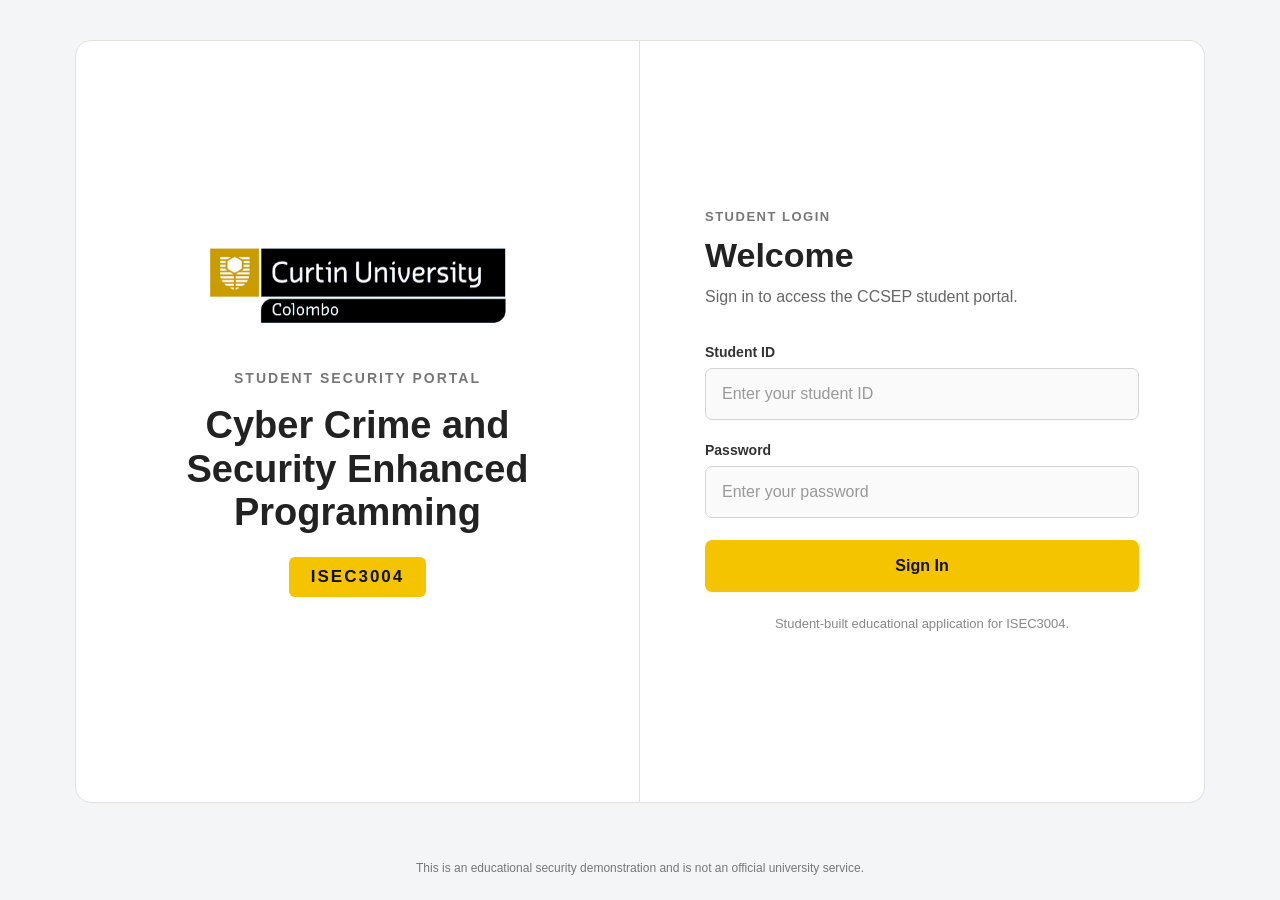
<file: path_traversal_demo/web/index.html>
<!DOCTYPE html>
<html lang="en">
<head>
    <meta charset="UTF-8">
    <meta name="viewport" content="width=device-width, initial-scale=1.0">
    <title>CCSEP | ISEC3004 Student Portal</title>
    <link rel="stylesheet" href="css/style.css">
</head>

<body class="login-page">

    <main class="login-wrapper">

        <section class="login-brand">
            <img
                src="assets/curtin-colombo-logo.png.png"
                alt="Curtin University Colombo"
                class="curtin-logo"
            >

            <p class="portal-label">
                STUDENT SECURITY PORTAL
            </p>

            <h1>
                Cyber Crime and Security Enhanced Programming
            </h1>

            <p class="module-code">
                ISEC3004
            </p>
        </section>

        <section class="login-card">

            <p class="card-label">STUDENT LOGIN</p>

            <h2>Welcome</h2>

            <p class="login-description">
                Sign in to access the CCSEP student portal.
            </p>

            <form id="loginForm">

                <div class="form-group">
                    <label for="studentId">Student ID</label>

                    <input
                        type="text"
                        id="studentId"
                        name="studentId"
                        placeholder="Enter your student ID"
                        required
                    >
                </div>

                <div class="form-group">
                    <label for="password">Password</label>

                    <input
                        type="password"
                        id="password"
                        name="password"
                        placeholder="Enter your password"
                        required
                    >
                </div>

                <button type="submit" class="login-button">
                    Sign In
                </button>

            </form>

            <p class="demo-message">
                Student-built educational application for ISEC3004.
            </p>

        </section>

    </main>

    <footer class="login-footer">
        <p>
            This is an educational security demonstration and
            is not an official university service.
        </p>
    </footer>

    <script src="js/app.js"></script>

</body>
</html>
</file>
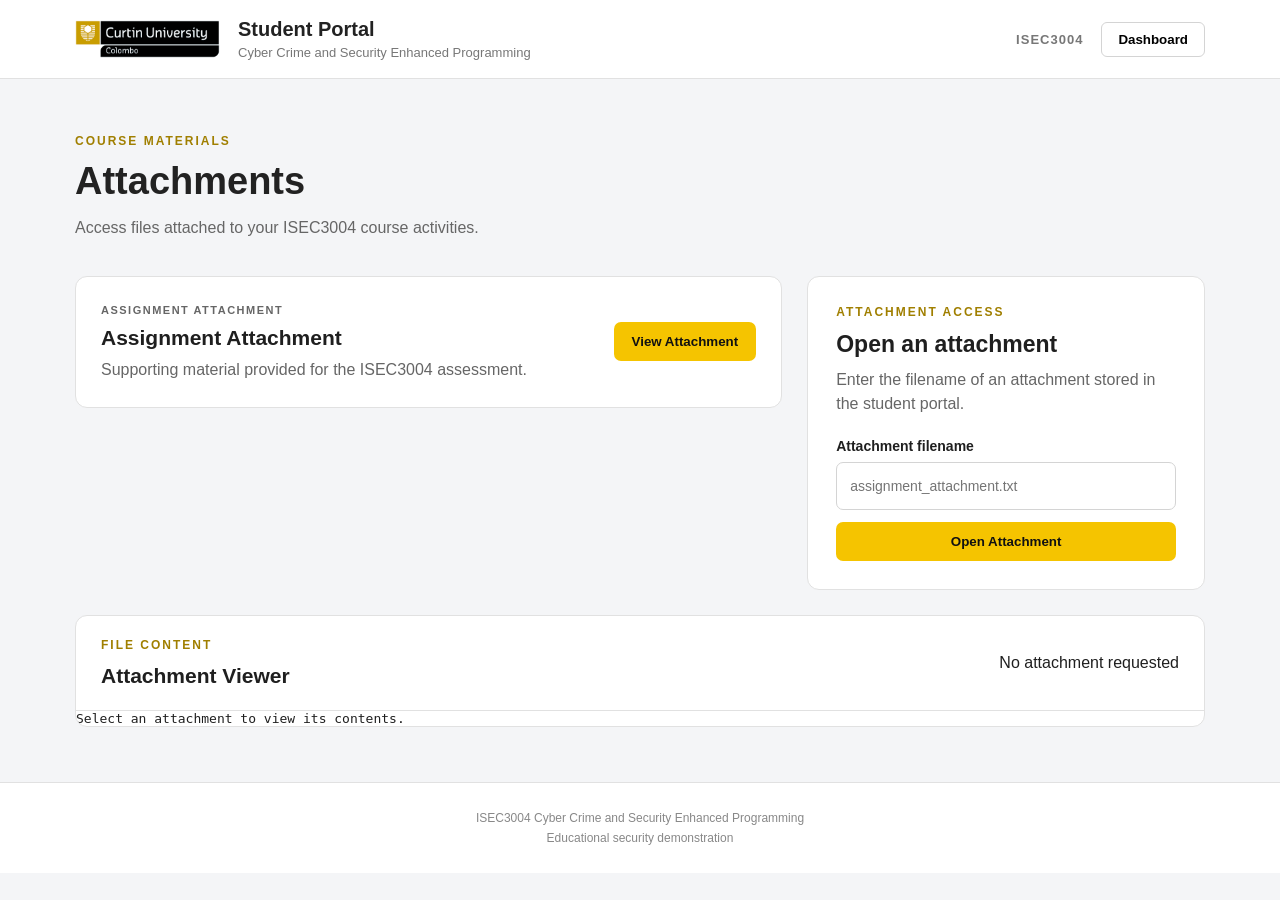
<file: path_traversal_demo/web/attachments.html>
<!DOCTYPE html>
<html lang="en">

<head>
    <meta charset="UTF-8">
    <meta name="viewport" content="width=device-width, initial-scale=1.0">

    <title>CCSEP | Attachments</title>

    <link rel="stylesheet" href="css/style.css">
</head>

<body>

<header class="portal-header">

    <div class="portal-header-content">

        <div class="portal-brand">

            <img
                src="assets/curtin-colombo-logo.png.png"
                alt="Curtin University Colombo"
            >

            <div>
                <strong>Student Portal</strong>
                <span>Cyber Crime and Security Enhanced Programming</span>
            </div>

        </div>

        <div class="portal-user">

            <span>ISEC3004</span>

            <button onclick="window.location.href='dashboard.html'">
                Dashboard
            </button>

        </div>

    </div>

</header>


<main class="portal-page">

    <div class="page-heading">

        <p class="section-label">
            COURSE MATERIALS
        </p>

        <h1>Attachments</h1>

        <p>
            Access files attached to your ISEC3004 course activities.
        </p>

    </div>


    <section class="resource-layout">

        <div class="resource-list">

            <div class="resource-card">

                <div>

                    <p class="document-type">
                        ASSIGNMENT ATTACHMENT
                    </p>

                    <h2>Assignment Attachment</h2>

                    <p>
                        Supporting material provided for the
                        ISEC3004 assessment.
                    </p>

                </div>

                <button
                    class="view-button"
                    onclick="viewAttachment('assignment_attachment.txt')">
                    View Attachment
                </button>

            </div>

        </div>


        <aside class="file-request-panel">

            <p class="section-label">
                ATTACHMENT ACCESS
            </p>

            <h2>Open an attachment</h2>

            <p>
                Enter the filename of an attachment stored
                in the student portal.
            </p>

            <label for="attachmentName">
                Attachment filename
            </label>

            <input
                type="text"
                id="attachmentName"
                placeholder="assignment_attachment.txt"
            >

            <button
                class="request-button"
                onclick="requestAttachment()">
                Open Attachment
            </button>

        </aside>

    </section>


    <section class="document-result">

        <div class="result-header">

            <div>

                <p class="section-label">
                    FILE CONTENT
                </p>

                <h2>Attachment Viewer</h2>

            </div>

            <span id="attachmentStatus">
                No attachment requested
            </span>

        </div>

        <pre id="attachmentContent">Select an attachment to view its contents.</pre>

    </section>

</main>


<footer class="portal-footer">

    <p>
        ISEC3004 Cyber Crime and Security Enhanced Programming
    </p>

    <p>
        Educational security demonstration
    </p>

</footer>


<script>

function viewAttachment(fileName) {

    document.getElementById("attachmentName").value =
        fileName;

    requestAttachment();
}


function requestAttachment() {

    const fileName =
        document.getElementById("attachmentName").value.trim();

    const content =
        document.getElementById("attachmentContent");

    const status =
        document.getElementById("attachmentStatus");


    if (fileName === "") {

        content.textContent =
            "Please enter an attachment filename.";

        status.textContent =
            "No attachment requested";

        return;
    }


    status.textContent =
        "Requesting: " + fileName;


    fetch(
        "/api/attachment?file="
        + encodeURIComponent(fileName)
    )

    .then(response => {

        if (!response.ok) {

            throw new Error(
                "Attachment could not be opened."
            );
        }

        return response.text();
    })

    .then(data => {

        content.textContent = data;

        status.textContent =
            "Attachment loaded successfully";

    })

    .catch(error => {

        content.textContent =
            error.message;

        status.textContent =
            "Request failed";
    });
}

</script>

</body>
</html>
</file>
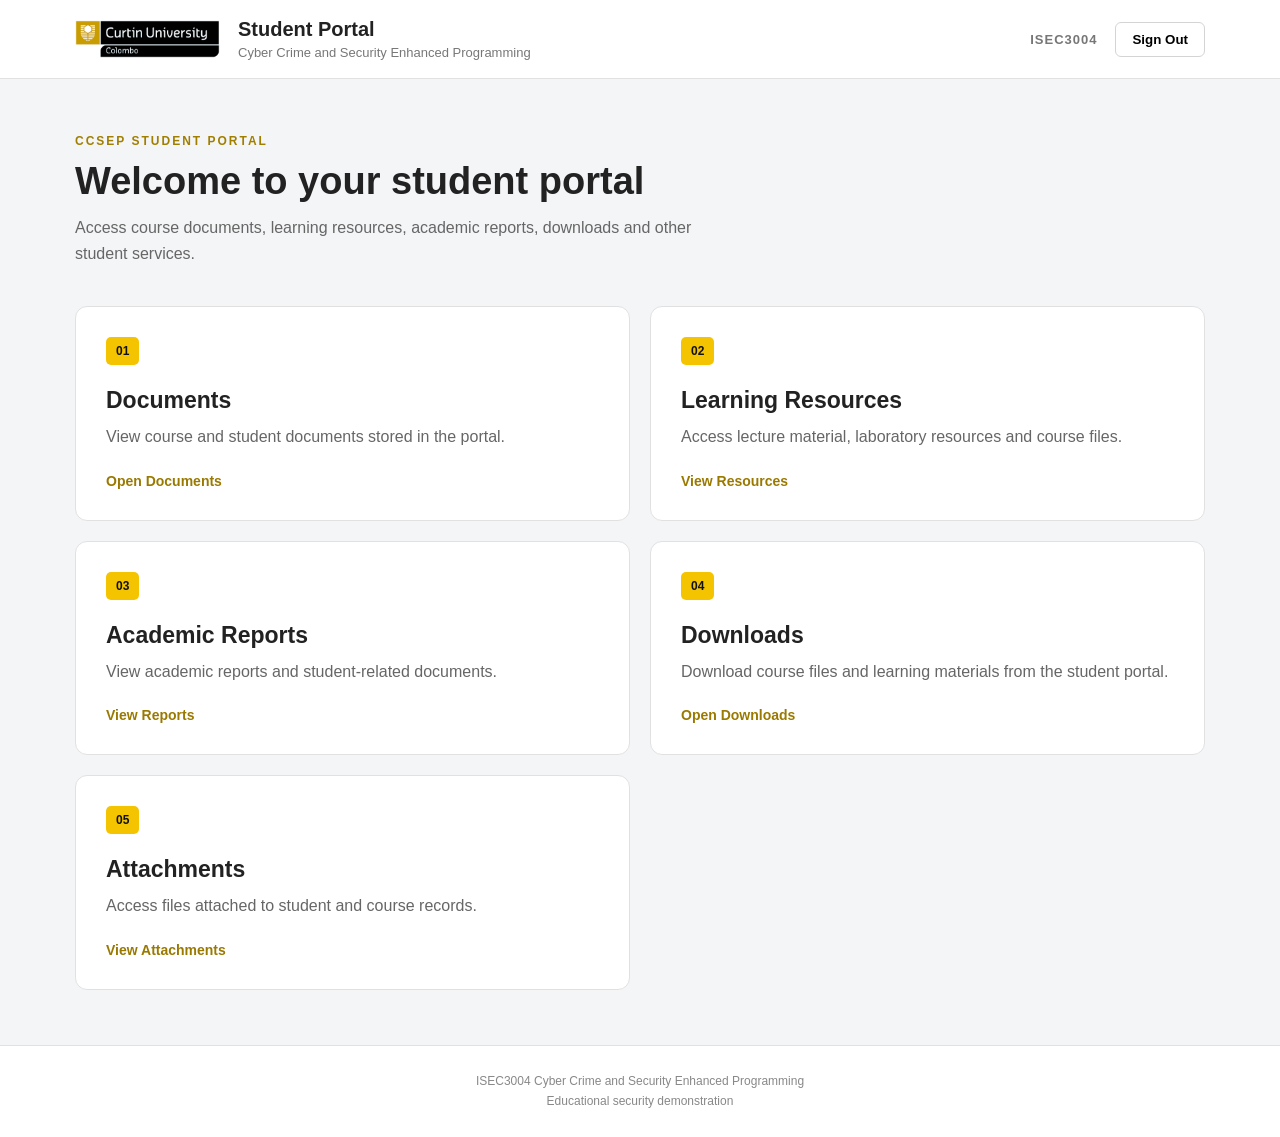
<file: path_traversal_demo/web/dashboard.html>
<!DOCTYPE html>
<html lang="en">

<head>
    <meta charset="UTF-8">
    <meta name="viewport" content="width=device-width, initial-scale=1.0">

    <title>CCSEP | Student Portal</title>

    <link rel="stylesheet" href="css/style.css">
</head>

<body>

<header class="portal-header">

    <div class="portal-header-content">

        <div class="portal-brand">

            <img src="assets/curtin-colombo-logo.png.png"
                 alt="Curtin University Colombo">

            <div>
                <strong>Student Portal</strong>
                <span>Cyber Crime and Security Enhanced Programming</span>
            </div>

        </div>

        <div class="portal-user">

            <span>ISEC3004</span>

            <button onclick="window.location.href='index.html'">
                Sign Out
            </button>

        </div>

    </div>

</header>


<main class="dashboard">

    <section class="welcome-section">

        <p class="section-label">
            CCSEP STUDENT PORTAL
        </p>

        <h1>
            Welcome to your student portal
        </h1>

        <p>
            Access course documents, learning resources, academic reports,
            downloads and other student services.
        </p>

    </section>


    <section class="portal-grid">


        <a href="documents.html" class="portal-card">

            <div class="card-icon">
                01
            </div>

            <h2>
                Documents
            </h2>

            <p>
                View course and student documents stored in the portal.
            </p>

            <span>
                Open Documents
            </span>

        </a>


        <a href="resources.html" class="portal-card">

            <div class="card-icon">
                02
            </div>

            <h2>
                Learning Resources
            </h2>

            <p>
                Access lecture material, laboratory resources and
                course files.
            </p>

            <span>
                View Resources
            </span>

        </a>


        <a href="reports.html" class="portal-card">

            <div class="card-icon">
                03
            </div>

            <h2>
                Academic Reports
            </h2>

            <p>
                View academic reports and student-related documents.
            </p>

            <span>
                View Reports
            </span>

        </a>


        <a href="downloads.html" class="portal-card">

            <div class="card-icon">
                04
            </div>

            <h2>
                Downloads
            </h2>

            <p>
                Download course files and learning materials
                from the student portal.
            </p>

            <span>
                Open Downloads
            </span>

        </a>


        <a href="attachments.html" class="portal-card">

            <div class="card-icon">
                05
            </div>

            <h2>
                Attachments
            </h2>

            <p>
                Access files attached to student and course records.
            </p>

            <span>
                View Attachments
            </span>

        </a>


    </section>

</main>


<footer class="portal-footer">

    <p>
        ISEC3004 Cyber Crime and Security Enhanced Programming
    </p>

    <p>
        Educational security demonstration
    </p>

</footer>

</body>
</html>
</file>
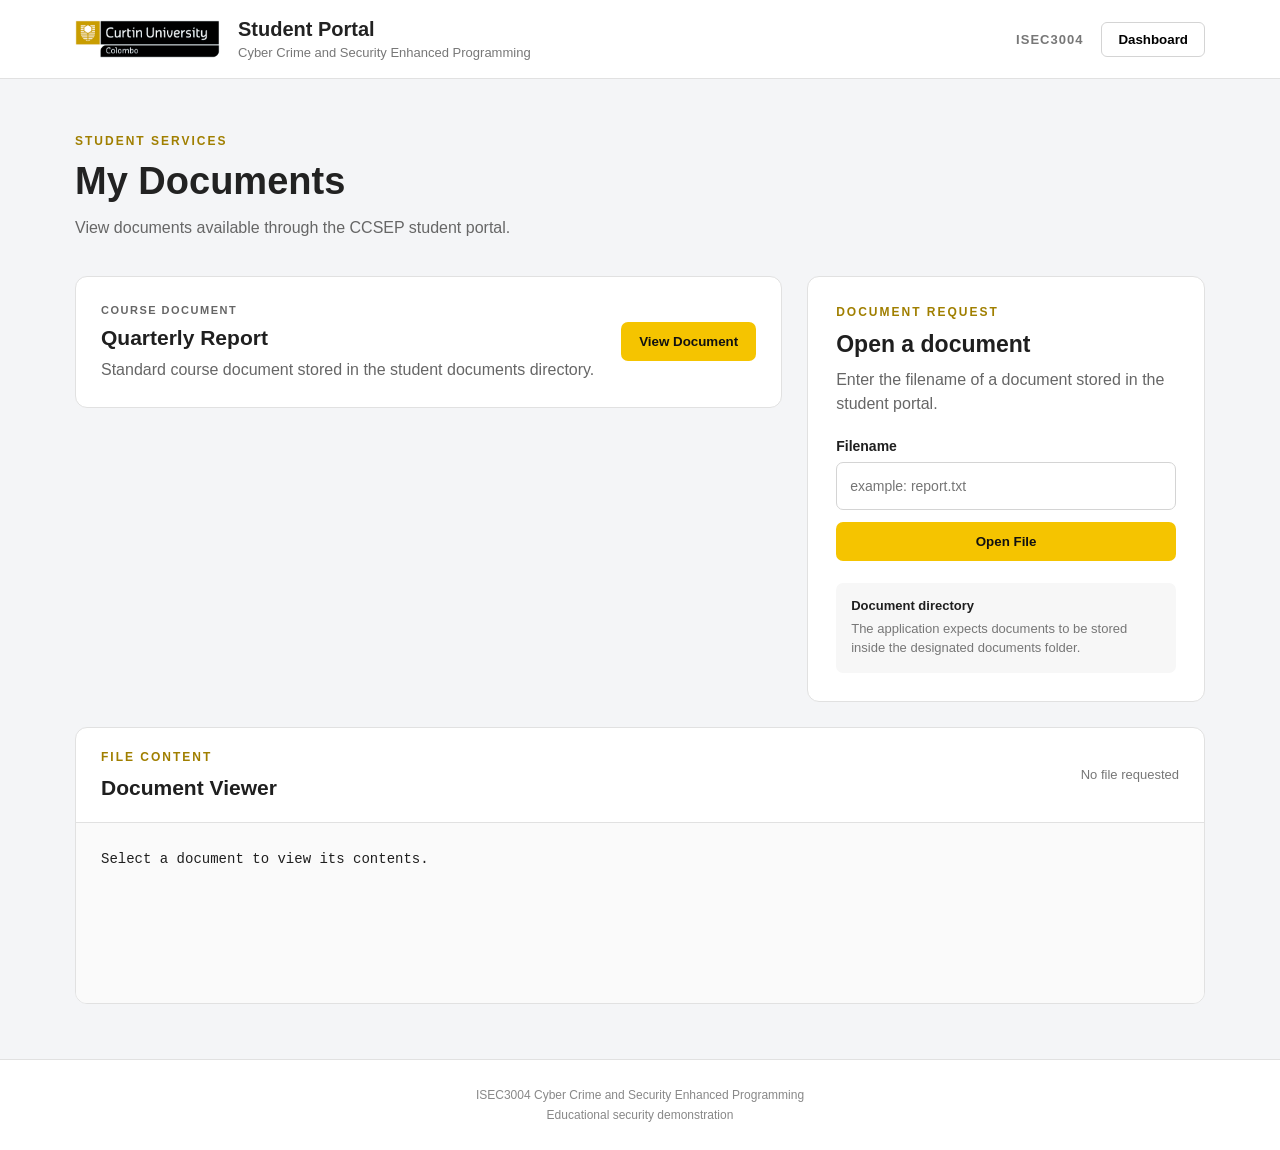
<file: path_traversal_demo/web/documents.html>
<!DOCTYPE html>
<html lang="en">

<head>
    <meta charset="UTF-8">
    <meta name="viewport" content="width=device-width, initial-scale=1.0">

    <title>CCSEP | Documents</title>

    <link rel="stylesheet" href="css/style.css">
</head>

<body>

<header class="portal-header">

    <div class="portal-header-content">

        <div class="portal-brand">

            <img src="assets/curtin-colombo-logo.png.png"
                 alt="Curtin University Colombo">

            <div>
                <strong>Student Portal</strong>
                <span>Cyber Crime and Security Enhanced Programming</span>
            </div>

        </div>

        <div class="portal-user">

            <span>ISEC3004</span>

            <button onclick="window.location.href='dashboard.html'">
                Dashboard
            </button>

        </div>

    </div>

</header>


<main class="portal-page">

    <div class="page-heading">

        <p class="section-label">STUDENT SERVICES</p>

        <h1>My Documents</h1>

        <p>
            View documents available through the CCSEP student portal.
        </p>

    </div>


    <section class="document-layout">

        <div class="document-list">

            <div class="document-card">

                <div>
                    <p class="document-type">COURSE DOCUMENT</p>

                    <h2>Quarterly Report</h2>

                    <p>
                        Standard course document stored in the
                        student documents directory.
                    </p>
                </div>

                <button
                    class="view-button"
                    onclick="viewDocument('report.txt')">
                    View Document
                </button>

            </div>

        </div>


        <aside class="file-request-panel">

            <p class="section-label">DOCUMENT REQUEST</p>

            <h2>Open a document</h2>

            <p>
                Enter the filename of a document stored in the
                student portal.
            </p>

            <label for="fileName">
                Filename
            </label>

            <input
                type="text"
                id="fileName"
                placeholder="example: report.txt">

            <button
                class="request-button"
                onclick="requestDocument()">
                Open File
            </button>

            <div class="request-note">

                <strong>Document directory</strong>

                <p>
                    The application expects documents to be
                    stored inside the designated documents folder.
                </p>

            </div>

        </aside>

    </section>


    <section class="document-result">

        <div class="result-header">

            <div>
                <p class="section-label">FILE CONTENT</p>

                <h2>Document Viewer</h2>
            </div>

            <span id="requestStatus">
                No file requested
            </span>

        </div>

        <pre id="fileContent">Select a document to view its contents.</pre>

    </section>

</main>


<footer class="portal-footer">

    <p>
        ISEC3004 Cyber Crime and Security Enhanced Programming
    </p>

    <p>
        Educational security demonstration
    </p>

</footer>


<script>

function viewDocument(fileName) {

    document.getElementById("fileName").value = fileName;

    requestDocument();
}


function requestDocument() {

    const fileName =
        document.getElementById("fileName").value.trim();

    const content =
        document.getElementById("fileContent");

    const status =
        document.getElementById("requestStatus");


    if (fileName === "") {

        content.textContent =
            "Please enter a filename.";

        status.textContent =
            "No file requested";

        return;
    }


    status.textContent =
        "Requesting: " + fileName;


    fetch(
        "/api/document?file="
        + encodeURIComponent(fileName)
    )

    .then(response => {

        if (!response.ok) {

            throw new Error(
                "File could not be opened."
            );
        }

        return response.text();
    })

    .then(data => {

        content.textContent = data;

        status.textContent =
            "File loaded successfully";

    })

    .catch(error => {

        content.textContent =
            error.message;

        status.textContent =
            "Request failed";
    });
}

</script>

</body>
</html>
</file>
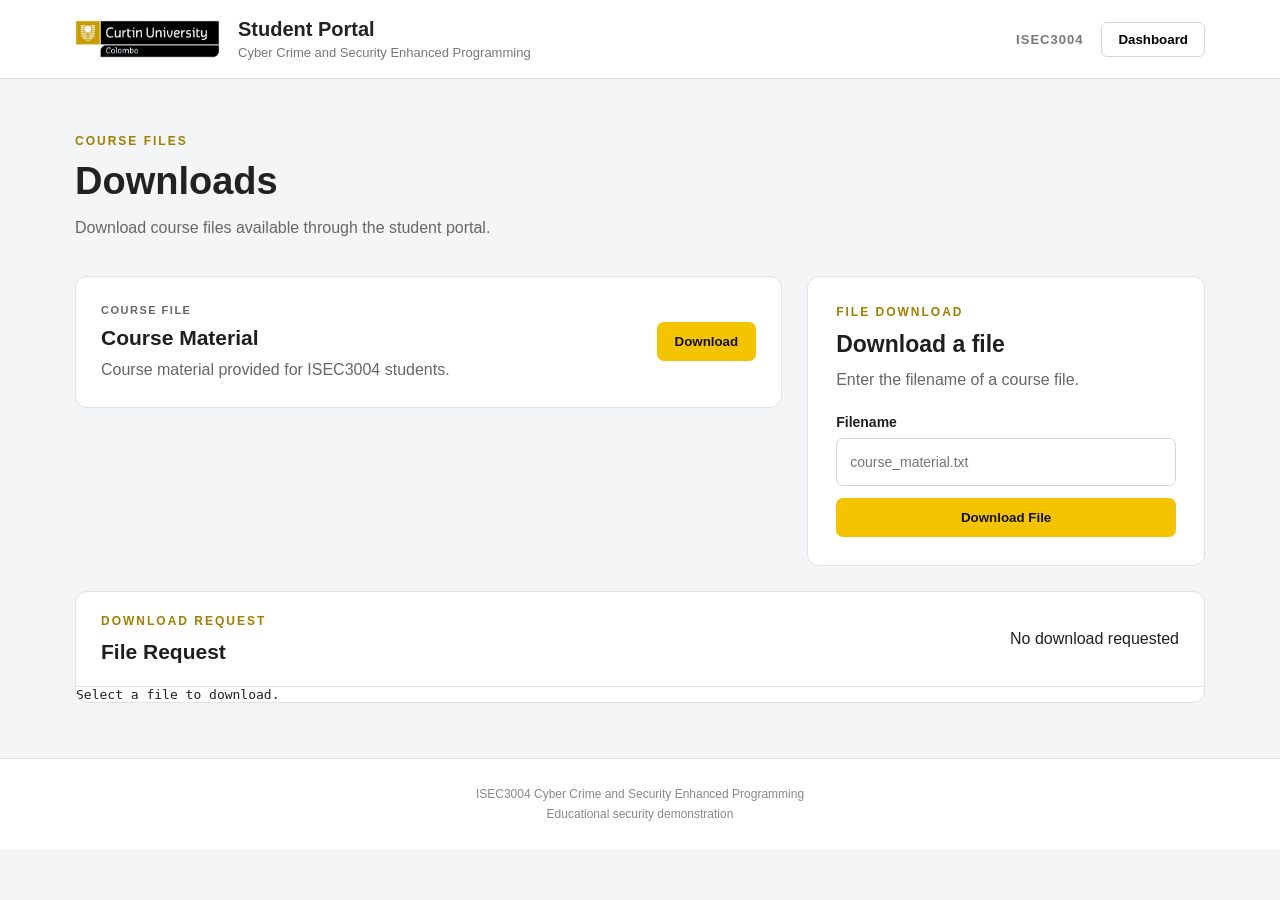
<file: path_traversal_demo/web/downloads.html>
<!DOCTYPE html>
<html lang="en">

<head>
    <meta charset="UTF-8">
    <meta name="viewport" content="width=device-width, initial-scale=1.0">

    <title>CCSEP | Downloads</title>

    <link rel="stylesheet" href="css/style.css">
</head>

<body>

<header class="portal-header">

    <div class="portal-header-content">

        <div class="portal-brand">

            <img src="assets/curtin-colombo-logo.png.png"
                 alt="Curtin University Colombo">

            <div>
                <strong>Student Portal</strong>
                <span>Cyber Crime and Security Enhanced Programming</span>
            </div>

        </div>

        <div class="portal-user">

            <span>ISEC3004</span>

            <button onclick="window.location.href='dashboard.html'">
                Dashboard
            </button>

        </div>

    </div>

</header>


<main class="portal-page">

    <div class="page-heading">

        <p class="section-label">COURSE FILES</p>

        <h1>Downloads</h1>

        <p>
            Download course files available through the student portal.
        </p>

    </div>


    <section class="resource-layout">

        <div class="resource-list">

            <div class="resource-card">

                <div>

                    <p class="document-type">
                        COURSE FILE
                    </p>

                    <h2>Course Material</h2>

                    <p>
                        Course material provided for ISEC3004 students.
                    </p>

                </div>

                <button
                    class="view-button"
                    onclick="downloadFile('course_material.txt')">
                    Download
                </button>

            </div>

        </div>


        <aside class="file-request-panel">

            <p class="section-label">
                FILE DOWNLOAD
            </p>

            <h2>Download a file</h2>

            <p>
                Enter the filename of a course file.
            </p>

            <label for="downloadName">
                Filename
            </label>

            <input
                type="text"
                id="downloadName"
                placeholder="course_material.txt">

            <button
                class="request-button"
                onclick="requestDownload()">
                Download File
            </button>

        </aside>

    </section>


    <section class="document-result">

        <div class="result-header">

            <div>

                <p class="section-label">
                    DOWNLOAD REQUEST
                </p>

                <h2>File Request</h2>

            </div>

            <span id="downloadStatus">
                No download requested
            </span>

        </div>

        <pre id="downloadMessage">Select a file to download.</pre>

    </section>

</main>


<footer class="portal-footer">

    <p>
        ISEC3004 Cyber Crime and Security Enhanced Programming
    </p>

    <p>
        Educational security demonstration
    </p>

</footer>


<script>

function downloadFile(fileName) {

    document.getElementById("downloadName").value =
        fileName;

    requestDownload();
}


function requestDownload() {

    const fileName =
        document.getElementById("downloadName").value.trim();

    const status =
        document.getElementById("downloadStatus");

    const message =
        document.getElementById("downloadMessage");


    if (fileName === "") {

        message.textContent =
            "Please enter a filename.";

        status.textContent =
            "No download requested";

        return;
    }


    status.textContent =
        "Preparing download: " + fileName;

    message.textContent =
        "The file download has been requested.";


    const link =
        document.createElement("a");

    link.href =
        "/api/download?file="
        + encodeURIComponent(fileName);

    link.download =
        fileName.split("/").pop();

    document.body.appendChild(link);

    link.click();

    document.body.removeChild(link);


    status.textContent =
        "Download requested";
}

</script>

</body>
</html>
</file>
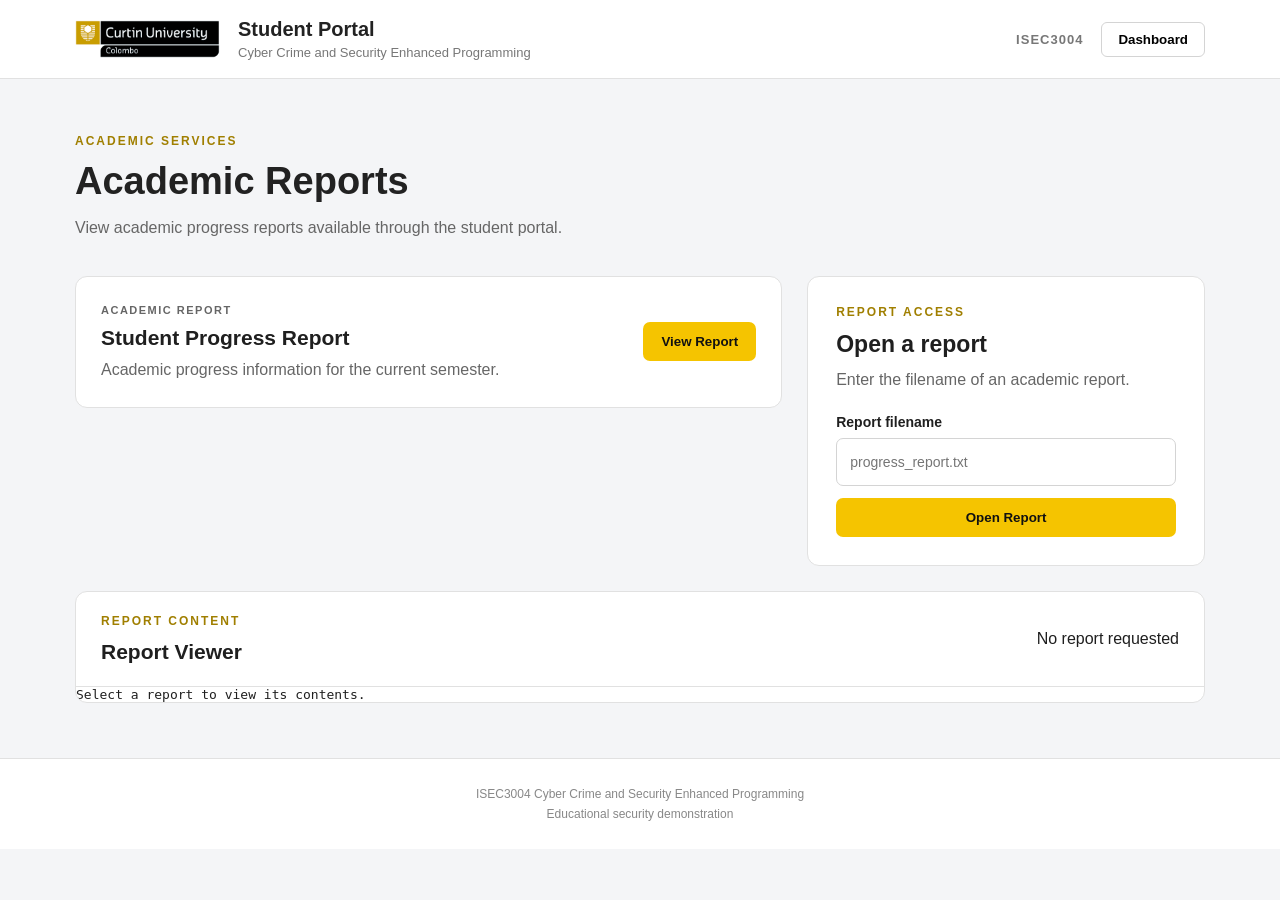
<file: path_traversal_demo/web/reports.html>
<!DOCTYPE html>
<html lang="en">

<head>
    <meta charset="UTF-8">
    <meta name="viewport" content="width=device-width, initial-scale=1.0">

    <title>CCSEP | Academic Reports</title>

    <link rel="stylesheet" href="css/style.css">
</head>

<body>

<header class="portal-header">

    <div class="portal-header-content">

        <div class="portal-brand">

            <img src="assets/curtin-colombo-logo.png.png"
                 alt="Curtin University Colombo">

            <div>
                <strong>Student Portal</strong>
                <span>Cyber Crime and Security Enhanced Programming</span>
            </div>

        </div>

        <div class="portal-user">

            <span>ISEC3004</span>

            <button onclick="window.location.href='dashboard.html'">
                Dashboard
            </button>

        </div>

    </div>

</header>


<main class="portal-page">

    <div class="page-heading">

        <p class="section-label">ACADEMIC SERVICES</p>

        <h1>Academic Reports</h1>

        <p>
            View academic progress reports available through the
            student portal.
        </p>

    </div>


    <section class="resource-layout">

        <div class="resource-list">

            <div class="resource-card">

                <div>

                    <p class="document-type">
                        ACADEMIC REPORT
                    </p>

                    <h2>Student Progress Report</h2>

                    <p>
                        Academic progress information for the
                        current semester.
                    </p>

                </div>

                <button
                    class="view-button"
                    onclick="viewReport('progress_report.txt')">
                    View Report
                </button>

            </div>

        </div>


        <aside class="file-request-panel">

            <p class="section-label">
                REPORT ACCESS
            </p>

            <h2>Open a report</h2>

            <p>
                Enter the filename of an academic report.
            </p>

            <label for="reportName">
                Report filename
            </label>

            <input
                type="text"
                id="reportName"
                placeholder="progress_report.txt">

            <button
                class="request-button"
                onclick="requestReport()">
                Open Report
            </button>

        </aside>

    </section>


    <section class="document-result">

        <div class="result-header">

            <div>

                <p class="section-label">
                    REPORT CONTENT
                </p>

                <h2>Report Viewer</h2>

            </div>

            <span id="reportStatus">
                No report requested
            </span>

        </div>

        <pre id="reportContent">Select a report to view its contents.</pre>

    </section>

</main>


<footer class="portal-footer">

    <p>
        ISEC3004 Cyber Crime and Security Enhanced Programming
    </p>

    <p>
        Educational security demonstration
    </p>

</footer>


<script>

function viewReport(fileName) {

    document.getElementById("reportName").value =
        fileName;

    requestReport();
}


function requestReport() {

    const fileName =
        document.getElementById("reportName").value.trim();

    const content =
        document.getElementById("reportContent");

    const status =
        document.getElementById("reportStatus");


    if (fileName === "") {

        content.textContent =
            "Please enter a report filename.";

        status.textContent =
            "No report requested";

        return;
    }


    status.textContent =
        "Requesting: " + fileName;


    fetch(
        "/api/report?file="
        + encodeURIComponent(fileName)
    )

    .then(response => {

        if (!response.ok) {

            throw new Error(
                "Report could not be opened."
            );
        }

        return response.text();
    })

    .then(data => {

        content.textContent = data;

        status.textContent =
            "Report loaded successfully";

    })

    .catch(error => {

        content.textContent =
            error.message;

        status.textContent =
            "Request failed";
    });
}

</script>

</body>
</html>
</file>
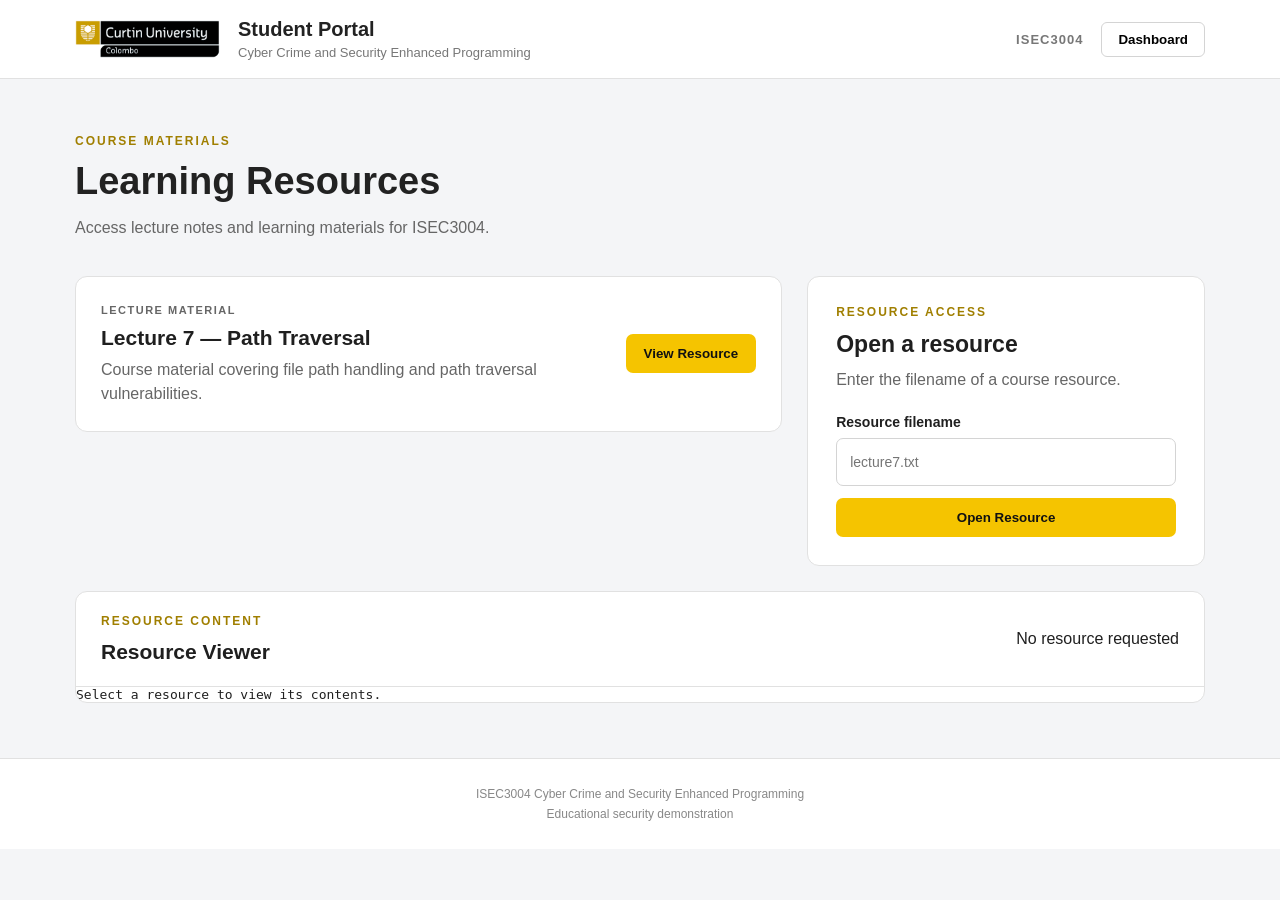
<file: path_traversal_demo/web/resources.html>
<!DOCTYPE html>
<html lang="en">

<head>
    <meta charset="UTF-8">
    <meta name="viewport" content="width=device-width, initial-scale=1.0">

    <title>CCSEP | Learning Resources</title>

    <link rel="stylesheet" href="css/style.css">
</head>

<body>

<header class="portal-header">

    <div class="portal-header-content">

        <div class="portal-brand">

            <img src="assets/curtin-colombo-logo.png.png"
                 alt="Curtin University Colombo">

            <div>
                <strong>Student Portal</strong>
                <span>Cyber Crime and Security Enhanced Programming</span>
            </div>

        </div>

        <div class="portal-user">

            <span>ISEC3004</span>

            <button onclick="window.location.href='dashboard.html'">
                Dashboard
            </button>

        </div>

    </div>

</header>


<main class="portal-page">

    <div class="page-heading">

        <p class="section-label">COURSE MATERIALS</p>

        <h1>Learning Resources</h1>

        <p>
            Access lecture notes and learning materials for ISEC3004.
        </p>

    </div>


    <section class="resource-layout">

        <div class="resource-list">

            <div class="resource-card">

                <div>
                    <p class="document-type">
                        LECTURE MATERIAL
                    </p>

                    <h2>Lecture 7 — Path Traversal</h2>

                    <p>
                        Course material covering file path handling
                        and path traversal vulnerabilities.
                    </p>
                </div>

                <button
                    class="view-button"
                    onclick="viewResource('lecture7.txt')">
                    View Resource
                </button>

            </div>

        </div>


        <aside class="file-request-panel">

            <p class="section-label">
                RESOURCE ACCESS
            </p>

            <h2>Open a resource</h2>

            <p>
                Enter the filename of a course resource.
            </p>

            <label for="resourceName">
                Resource filename
            </label>

            <input
                type="text"
                id="resourceName"
                placeholder="lecture7.txt">

            <button
                class="request-button"
                onclick="requestResource()">
                Open Resource
            </button>

        </aside>

    </section>


    <section class="document-result">

        <div class="result-header">

            <div>

                <p class="section-label">
                    RESOURCE CONTENT
                </p>

                <h2>Resource Viewer</h2>

            </div>

            <span id="resourceStatus">
                No resource requested
            </span>

        </div>

        <pre id="resourceContent">Select a resource to view its contents.</pre>

    </section>

</main>


<footer class="portal-footer">

    <p>
        ISEC3004 Cyber Crime and Security Enhanced Programming
    </p>

    <p>
        Educational security demonstration
    </p>

</footer>


<script>

function viewResource(fileName) {

    document.getElementById("resourceName").value =
        fileName;

    requestResource();
}


function requestResource() {

    const fileName =
        document.getElementById("resourceName").value.trim();

    const content =
        document.getElementById("resourceContent");

    const status =
        document.getElementById("resourceStatus");


    if (fileName === "") {

        content.textContent =
            "Please enter a resource filename.";

        status.textContent =
            "No resource requested";

        return;
    }


    status.textContent =
        "Requesting: " + fileName;


    fetch(
        "/api/resource?file="
        + encodeURIComponent(fileName)
    )

    .then(response => {

        if (!response.ok) {

            throw new Error(
                "Resource could not be opened."
            );
        }

        return response.text();
    })

    .then(data => {

        content.textContent = data;

        status.textContent =
            "Resource loaded successfully";

    })

    .catch(error => {

        content.textContent =
            error.message;

        status.textContent =
            "Request failed";
    });
}

</script>

</body>
</html>
</file>
<file: path_traversal_demo/web/css/style.css>
* {
    box-sizing: border-box;
    margin: 0;
    padding: 0;
}

body {
    font-family: Arial, Helvetica, sans-serif;
    background: #f4f5f7;
    color: #1f1f1f;
    min-height: 100vh;
}

/* Login page */

.login-page {
    min-height: 100vh;
    display: flex;
    flex-direction: column;
    background: #f4f5f7;
}

.login-wrapper {
    width: 100%;
    max-width: 1180px;
    margin: 40px auto;
    padding: 0 25px;

    display: grid;
    grid-template-columns: 1fr 1fr;
    gap: 0;

    flex: 1;
}

/* University branding section */

.login-brand {
    background: white;
    border-radius: 16px 0 0 16px;
    padding: 55px 50px;

    display: flex;
    flex-direction: column;
    justify-content: center;
    align-items: center;

    text-align: center;

    border: 1px solid #e1e1e1;
}

.login-brand img {
    width: 300px;
    max-width: 90%;
    height: auto;
    margin-bottom: 45px;
}

.portal-label {
    font-size: 14px;
    font-weight: bold;
    letter-spacing: 2px;
    color: #777;
    margin-bottom: 18px;
}

.login-brand h1 {
    max-width: 470px;
    font-size: 38px;
    line-height: 1.15;
    color: #222;
    margin-bottom: 22px;
}

.module-code {
    display: inline-block;
    background: #f5c400;
    color: #111;
    font-size: 17px;
    font-weight: bold;
    letter-spacing: 2px;
    padding: 10px 22px;
    border-radius: 6px;
}

/* Login card */

.login-card {
    background: white;
    border-radius: 0 16px 16px 0;
    padding: 55px 65px;

    display: flex;
    flex-direction: column;
    justify-content: center;

    border: 1px solid #e1e1e1;
    border-left: none;
}

.card-label {
    color: #777;
    font-size: 13px;
    font-weight: bold;
    letter-spacing: 1.5px;
    margin-bottom: 12px;
}

.login-card h2 {
    font-size: 34px;
    margin-bottom: 10px;
    color: #222;
}

.login-description {
    color: #666;
    font-size: 16px;
    margin-bottom: 35px;
    line-height: 1.5;
}

/* Form */

.form-group {
    margin-bottom: 22px;
}

.form-group label {
    display: block;
    font-size: 14px;
    font-weight: bold;
    margin-bottom: 8px;
    color: #333;
}

.form-group input {
    width: 100%;
    height: 52px;

    padding: 0 16px;

    border: 1px solid #d4d4d4;
    border-radius: 7px;

    background: #fafafa;
    color: #222;

    font-size: 16px;

    outline: none;

    transition: border-color 0.2s, box-shadow 0.2s;
}

.form-group input:focus {
    border-color: #d5ad00;
    box-shadow: 0 0 0 3px rgba(245, 196, 0, 0.18);
    background: white;
}

.form-group input::placeholder {
    color: #999;
}

/* Sign in button */

.login-button {
    width: 100%;
    height: 52px;

    border: none;
    border-radius: 7px;

    background: #f5c400;
    color: #111;

    font-size: 16px;
    font-weight: bold;

    cursor: pointer;

    transition: background 0.2s, transform 0.2s;
}

.login-button:hover {
    background: #e5b800;
    transform: translateY(-1px);
}

.login-button:active {
    transform: translateY(0);
}

.demo-message {
    margin-top: 22px;
    text-align: center;
    color: #888;
    font-size: 13px;
    line-height: 1.5;
}

/* Footer */

.login-footer {
    text-align: center;
    padding: 18px 20px 25px;
    color: #777;
    font-size: 12px;
}

/* Responsive layout */

@media (max-width: 850px) {

    .login-wrapper {
        grid-template-columns: 1fr;
        margin: 20px auto;
    }

    .login-brand {
        border-radius: 16px 16px 0 0;
        padding: 40px 30px;
    }

    .login-brand img {
        width: 250px;
        margin-bottom: 30px;
    }

    .login-brand h1 {
        font-size: 30px;
    }

    .login-card {
        border-radius: 0 0 16px 16px;
        border-left: 1px solid #e1e1e1;
        padding: 40px 30px;
    }
}

@media (max-width: 500px) {

    .login-wrapper {
        padding: 0 12px;
        margin: 12px auto;
    }

    .login-brand {
        padding: 35px 20px;
    }

    .login-brand h1 {
        font-size: 26px;
    }

    .login-card {
        padding: 35px 22px;
    }
}

/* Student portal */

.portal-header {
    background: white;
    border-bottom: 1px solid #e1e1e1;
}

.portal-header-content {
    max-width: 1180px;
    margin: 0 auto;
    padding: 18px 25px;

    display: flex;
    align-items: center;
    justify-content: space-between;
}

.portal-brand {
    display: flex;
    align-items: center;
    gap: 18px;
}

.portal-brand img {
    width: 145px;
    height: auto;
}

.portal-brand strong {
    display: block;
    font-size: 20px;
    color: #222;
}

.portal-brand span {
    display: block;
    margin-top: 4px;
    color: #777;
    font-size: 13px;
}

.portal-user {
    display: flex;
    align-items: center;
    gap: 18px;
}

.portal-user span {
    font-size: 13px;
    font-weight: bold;
    color: #777;
    letter-spacing: 1px;
}

.portal-user button {
    border: 1px solid #d4d4d4;
    background: white;
    border-radius: 6px;
    padding: 9px 16px;
    cursor: pointer;
    font-weight: bold;
}

.portal-user button:hover {
    background: #f5c400;
    border-color: #f5c400;
}

.dashboard {
    max-width: 1180px;
    margin: 0 auto;
    padding: 55px 25px;
}

.welcome-section {
    margin-bottom: 40px;
}

.section-label {
    color: #a07f00;
    font-size: 12px;
    font-weight: bold;
    letter-spacing: 2px;
    margin-bottom: 12px;
}

.welcome-section h1 {
    font-size: 38px;
    color: #222;
    margin-bottom: 12px;
}

.welcome-section > p:last-child {
    max-width: 650px;
    color: #666;
    font-size: 16px;
    line-height: 1.6;
}

.portal-grid {
    display: grid;
    grid-template-columns: repeat(2, 1fr);
    gap: 20px;
}

.portal-card {
    background: white;
    border: 1px solid #e1e1e1;
    border-radius: 12px;
    padding: 30px;
    text-decoration: none;
    color: #222;

    transition: transform 0.2s, box-shadow 0.2s;
}

.portal-card:hover {
    transform: translateY(-3px);
    box-shadow: 0 8px 25px rgba(0, 0, 0, 0.08);
}

.card-icon {
    display: inline-block;
    background: #f5c400;
    color: #111;
    font-size: 12px;
    font-weight: bold;
    padding: 7px 10px;
    border-radius: 5px;
    margin-bottom: 22px;
}

.portal-card h2 {
    font-size: 23px;
    margin-bottom: 10px;
}

.portal-card p {
    color: #666;
    line-height: 1.6;
    margin-bottom: 22px;
}

.portal-card span:last-child {
    color: #9a7900;
    font-size: 14px;
    font-weight: bold;
}

.security-panel {
    margin-top: 30px;
    padding: 30px;

    background: #fffdf0;
    border: 1px solid #eadb8a;
    border-radius: 12px;

    display: flex;
    align-items: center;
    justify-content: space-between;
    gap: 30px;
}

.security-panel h2 {
    font-size: 24px;
    margin-bottom: 10px;
}

.security-panel p:last-child {
    max-width: 700px;
    color: #666;
    line-height: 1.6;
}

.security-button {
    flex-shrink: 0;

    background: #f5c400;
    color: #111;

    text-decoration: none;
    font-weight: bold;

    padding: 13px 20px;
    border-radius: 7px;
}

.security-button:hover {
    background: #e5b800;
}

.portal-footer {
    border-top: 1px solid #e1e1e1;
    background: white;
    padding: 25px;
    text-align: center;
    color: #888;
    font-size: 12px;
    line-height: 1.7;
}

/* Dashboard responsive layout */

@media (max-width: 800px) {

    .portal-header-content {
        flex-direction: column;
        align-items: flex-start;
        gap: 18px;
    }

    .portal-user {
        width: 100%;
        justify-content: space-between;
    }

    .portal-grid {
        grid-template-columns: 1fr;
    }

    .security-panel {
        flex-direction: column;
        align-items: flex-start;
    }
}

/* Document page */

.portal-page {
    max-width: 1180px;
    margin: 0 auto;
    padding: 55px 25px;
}

.page-heading {
    margin-bottom: 35px;
}

.page-heading h1 {
    font-size: 38px;
    color: #222;
    margin-bottom: 12px;
}

.page-heading > p:last-child {
    color: #666;
    line-height: 1.6;
}

.document-layout {
    display: grid;
    grid-template-columns: 1.6fr 0.9fr;
    gap: 25px;
    align-items: start;
}

.document-list {
    display: flex;
    flex-direction: column;
    gap: 18px;
}

.document-card {
    background: white;
    border: 1px solid #e1e1e1;
    border-radius: 12px;
    padding: 25px;

    display: flex;
    align-items: center;
    justify-content: space-between;
    gap: 25px;
}

.document-type {
    color: #a07f00;
    font-size: 11px;
    font-weight: bold;
    letter-spacing: 1.5px;
    margin-bottom: 8px;
}

.document-card h2 {
    font-size: 21px;
    margin-bottom: 8px;
}

.document-card p {
    color: #666;
    line-height: 1.5;
}

.view-button,
.request-button {
    flex-shrink: 0;

    border: none;
    border-radius: 7px;

    background: #f5c400;
    color: #111;

    padding: 12px 18px;

    font-weight: bold;
    cursor: pointer;
}

.view-button:hover,
.request-button:hover {
    background: #e5b800;
}

.file-request-panel {
    background: white;
    border: 1px solid #e1e1e1;
    border-radius: 12px;
    padding: 28px;
}

.file-request-panel h2 {
    font-size: 23px;
    margin-bottom: 10px;
}

.file-request-panel > p:not(.section-label) {
    color: #666;
    line-height: 1.5;
    margin-bottom: 22px;
}

.file-request-panel label {
    display: block;
    font-size: 14px;
    font-weight: bold;
    margin-bottom: 8px;
}

.file-request-panel input {
    width: 100%;
    height: 48px;

    border: 1px solid #d4d4d4;
    border-radius: 7px;

    padding: 0 13px;

    font-size: 14px;
    outline: none;

    margin-bottom: 12px;
}

.file-request-panel input:focus {
    border-color: #d5ad00;
    box-shadow: 0 0 0 3px rgba(245, 196, 0, 0.18);
}

.request-button {
    width: 100%;
}

.request-note {
    margin-top: 22px;
    padding: 15px;

    background: #f7f7f7;
    border-radius: 7px;

    font-size: 13px;
}

.request-note strong {
    display: block;
    margin-bottom: 6px;
}

.request-note p {
    color: #777;
    line-height: 1.5;
}

.document-result {
    margin-top: 25px;

    background: white;
    border: 1px solid #e1e1e1;
    border-radius: 12px;
    overflow: hidden;
}

.result-header {
    padding: 22px 25px;

    display: flex;
    justify-content: space-between;
    align-items: center;

    border-bottom: 1px solid #e1e1e1;
}

.result-header h2 {
    font-size: 21px;
}

#requestStatus {
    color: #777;
    font-size: 13px;
}

#fileContent {
    min-height: 180px;

    padding: 25px;

    background: #fafafa;

    white-space: pre-wrap;
    word-break: break-word;

    font-family: Consolas, monospace;
    font-size: 14px;
    line-height: 1.6;

    overflow-x: auto;
}

/* Document page responsive layout */

@media (max-width: 850px) {

    .document-layout {
        grid-template-columns: 1fr;
    }

    .document-card {
        flex-direction: column;
        align-items: flex-start;
    }

    .view-button {
        width: 100%;
    }

    .result-header {
        flex-direction: column;
        align-items: flex-start;
        gap: 10px;
    }
}

/* Learning resources */

.resource-layout {
    display: grid;
    grid-template-columns: 1.6fr 0.9fr;
    gap: 25px;
    align-items: start;
}

.resource-list {
    display: flex;
    flex-direction: column;
    gap: 18px;
}

.resource-card {
    background: white;
    border: 1px solid #e1e1e1;
    border-radius: 12px;
    padding: 25px;

    display: flex;
    align-items: center;
    justify-content: space-between;
    gap: 25px;
}

.resource-card h2 {
    font-size: 21px;
    margin-bottom: 8px;
}

.resource-card p {
    color: #666;
    line-height: 1.5;
}

@media (max-width: 850px) {

    .resource-layout {
        grid-template-columns: 1fr;
    }

    .resource-card {
        flex-direction: column;
        align-items: flex-start;
    }

    .resource-card .view-button {
        width: 100%;
    }
}
</file>
